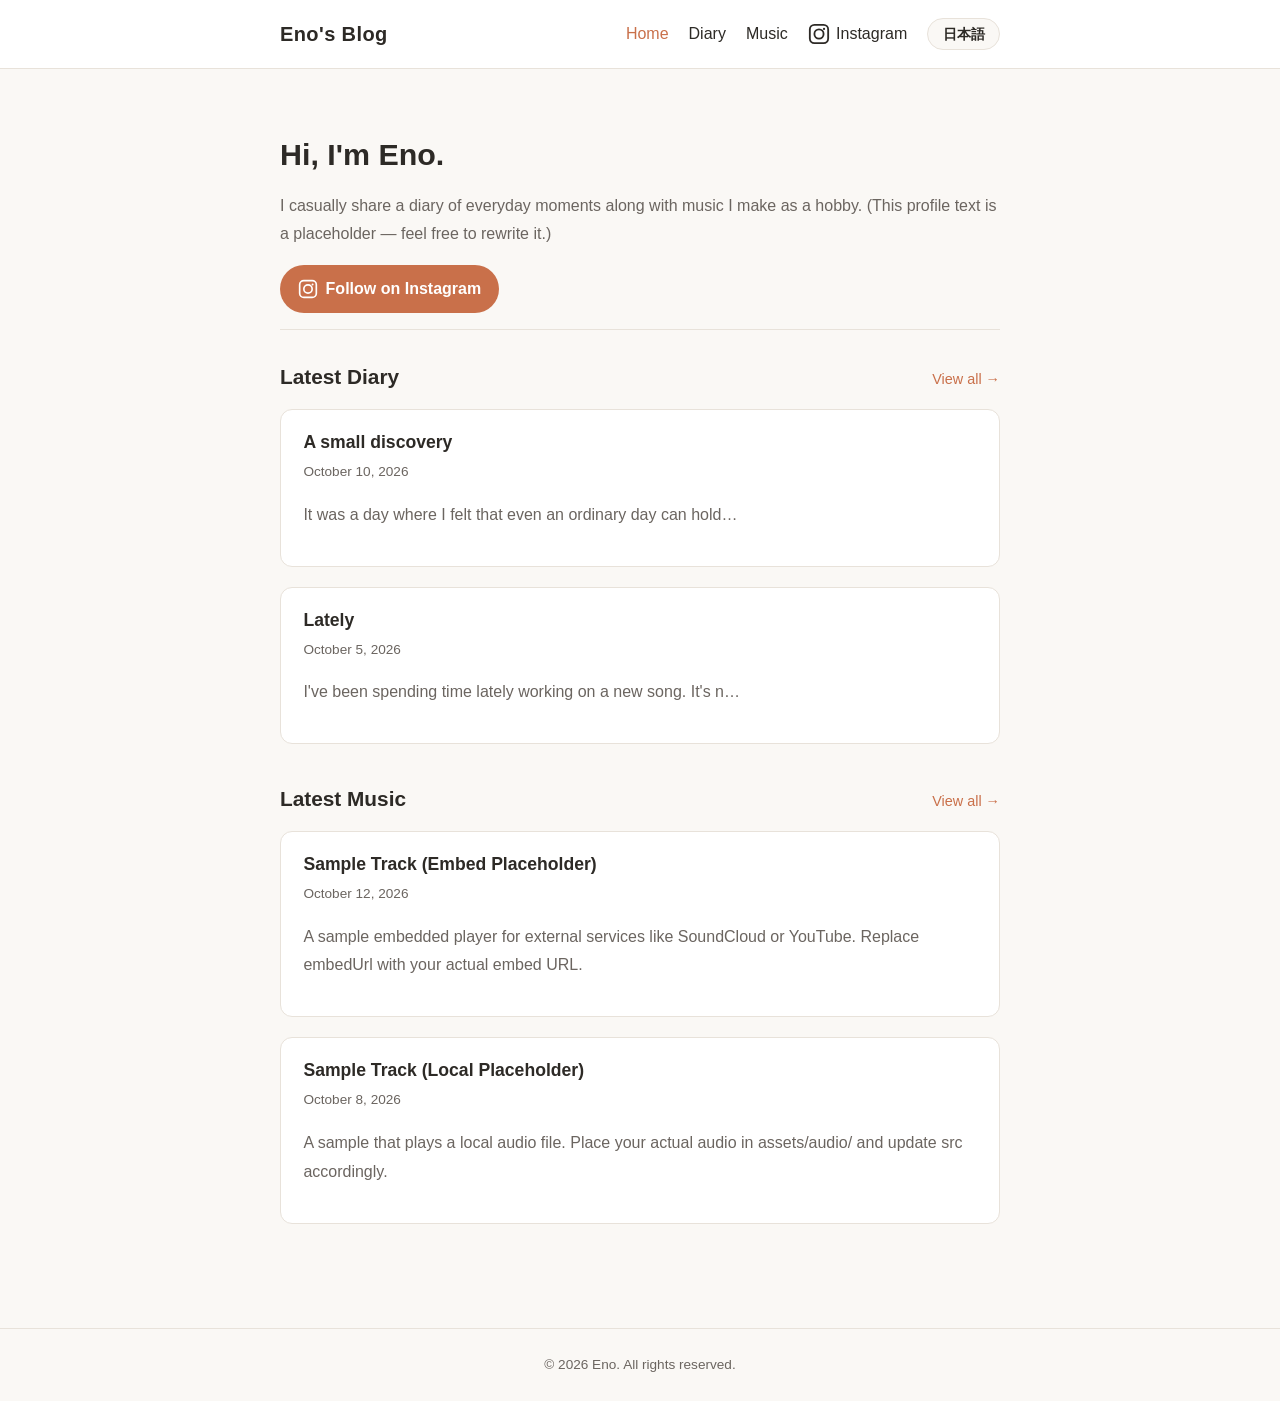
<file: index.html>
<!DOCTYPE html>
<html lang="ja">
<head>
<meta charset="UTF-8" />
<meta name="viewport" content="width=device-width, initial-scale=1.0" />
<title>Eno's Blog</title>
<meta name="description" content="日々の日記と自作音楽を公開している個人ブログです。" />
<link rel="stylesheet" href="style.css" />
</head>
<body data-i18n-title="title.home" data-i18n-description="meta.description.home">
<header class="site-header">
  <div class="header-inner">
    <a href="index.html" class="site-logo">Eno's Blog</a>
    <nav class="main-nav">
      <a href="index.html" class="active" data-i18n="nav.home">Home</a>
      <a href="diary.html" data-i18n="nav.diary">Diary</a>
      <a href="music.html" data-i18n="nav.music">Music</a>
      <a
        class="instagram-link"
        href="https://www.instagram.com/eno9341/"
        target="_blank"
        rel="noopener noreferrer"
        aria-label="Instagram"
      >
        <svg viewBox="0 0 24 24" fill="none" xmlns="http://www.w3.org/2000/svg" aria-hidden="true">
          <rect x="2" y="2" width="20" height="20" rx="5" stroke="currentColor" stroke-width="2"/>
          <circle cx="12" cy="12" r="5" stroke="currentColor" stroke-width="2"/>
          <circle cx="17.5" cy="6.5" r="1.2" fill="currentColor"/>
        </svg>
        <span data-i18n="nav.instagram">Instagram</span>
      </a>
      <button type="button" id="lang-toggle" class="lang-toggle">English</button>
    </nav>
  </div>
</header>

<main>
  <section class="hero">
    <h1 data-i18n="hero.title">こんにちは、Enoです。</h1>
    <p data-i18n="hero.body">
      日々の出来事を綴った日記と、趣味で作っている自作音楽をのんびり公開しています。
      （このプロフィール文章はプレースホルダーです。自由に書き換えてください。）
    </p>
    <a
      class="instagram-cta"
      href="https://www.instagram.com/eno9341/"
      target="_blank"
      rel="noopener noreferrer"
    >
      <svg viewBox="0 0 24 24" fill="none" xmlns="http://www.w3.org/2000/svg" aria-hidden="true">
        <rect x="2" y="2" width="20" height="20" rx="5" stroke="currentColor" stroke-width="2"/>
        <circle cx="12" cy="12" r="5" stroke="currentColor" stroke-width="2"/>
        <circle cx="17.5" cy="6.5" r="1.2" fill="currentColor"/>
      </svg>
      <span data-i18n="hero.instagramCta">Instagramをフォローする</span>
    </a>
  </section>

  <section>
    <div class="section-header">
      <h2 data-i18n="section.latestDiary">最新の日記</h2>
      <a href="diary.html" data-i18n="section.viewAll">すべて見る &rarr;</a>
    </div>
    <div class="card-list" id="latest-diary">
      <p class="state-message" data-i18n="state.loading">読み込み中...</p>
    </div>
  </section>

  <section>
    <div class="section-header">
      <h2 data-i18n="section.latestMusic">最新の音楽</h2>
      <a href="music.html" data-i18n="section.viewAll">すべて見る &rarr;</a>
    </div>
    <div class="card-list" id="latest-music">
      <p class="state-message" data-i18n="state.loading">読み込み中...</p>
    </div>
  </section>
</main>

<footer class="site-footer">
  &copy; <span id="year"></span> Eno. <span data-i18n="footer.rights">All rights reserved.</span>
</footer>

<script>
  document.getElementById("year").textContent = new Date().getFullYear();
</script>
<script src="js/i18n.js"></script>
<script src="js/home.js"></script>
</body>
</html>
</file>
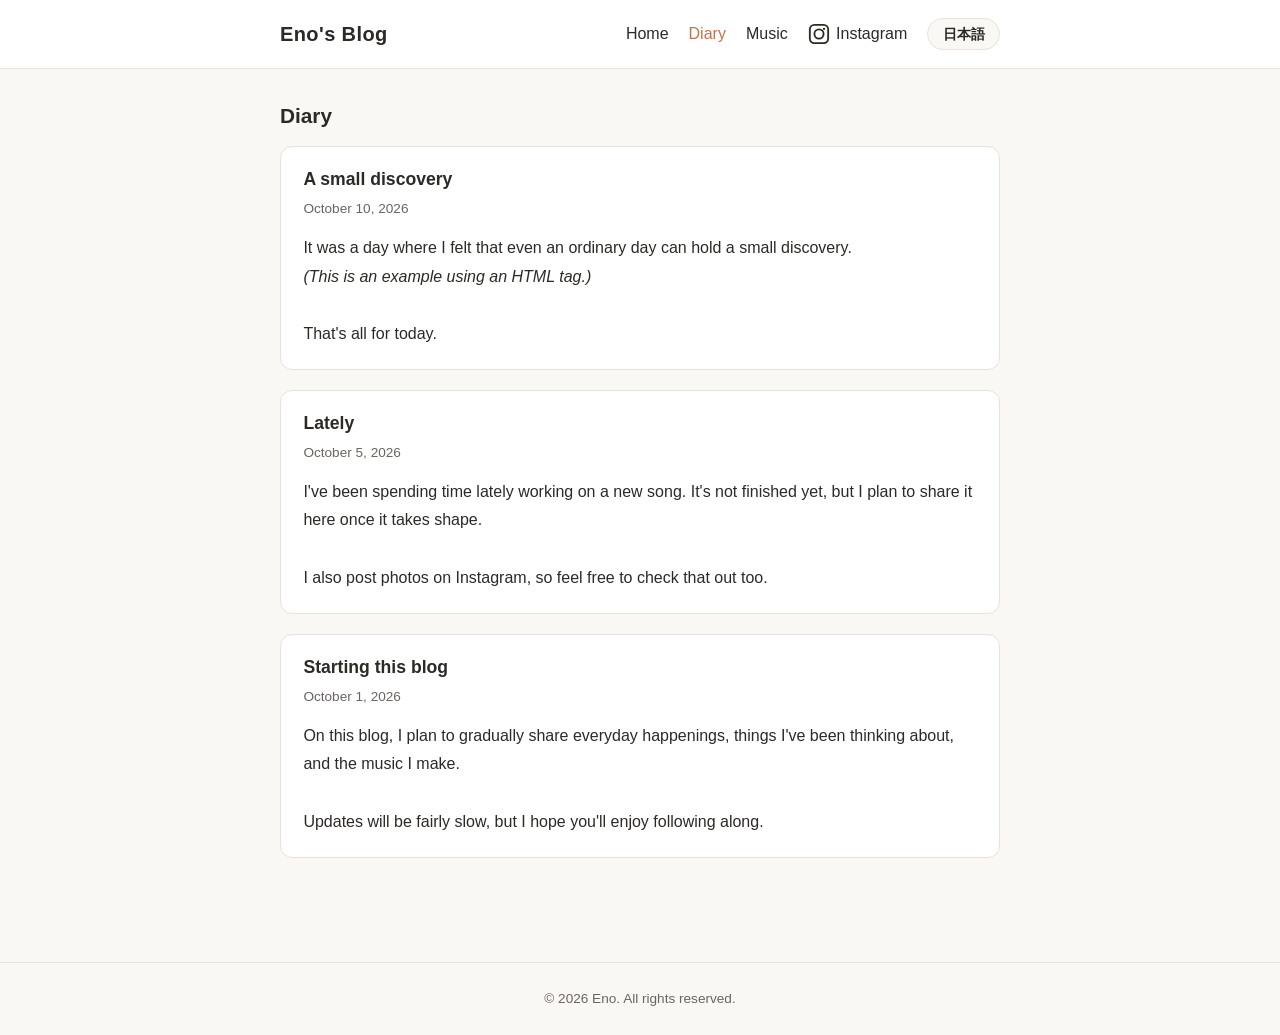
<file: diary.html>
<!DOCTYPE html>
<html lang="ja">
<head>
<meta charset="UTF-8" />
<meta name="viewport" content="width=device-width, initial-scale=1.0" />
<title>Diary | Eno's Blog</title>
<meta name="description" content="日々の日記の一覧です。" />
<link rel="stylesheet" href="style.css" />
</head>
<body data-i18n-title="title.diary" data-i18n-description="meta.description.diary">
<header class="site-header">
  <div class="header-inner">
    <a href="index.html" class="site-logo">Eno's Blog</a>
    <nav class="main-nav">
      <a href="index.html" data-i18n="nav.home">Home</a>
      <a href="diary.html" class="active" data-i18n="nav.diary">Diary</a>
      <a href="music.html" data-i18n="nav.music">Music</a>
      <a
        class="instagram-link"
        href="https://www.instagram.com/eno9341/"
        target="_blank"
        rel="noopener noreferrer"
        aria-label="Instagram"
      >
        <svg viewBox="0 0 24 24" fill="none" xmlns="http://www.w3.org/2000/svg" aria-hidden="true">
          <rect x="2" y="2" width="20" height="20" rx="5" stroke="currentColor" stroke-width="2"/>
          <circle cx="12" cy="12" r="5" stroke="currentColor" stroke-width="2"/>
          <circle cx="17.5" cy="6.5" r="1.2" fill="currentColor"/>
        </svg>
        <span data-i18n="nav.instagram">Instagram</span>
      </a>
      <button type="button" id="lang-toggle" class="lang-toggle">English</button>
    </nav>
  </div>
</header>

<main>
  <section>
    <div class="section-header">
      <h2 data-i18n="page.diary.title">Diary</h2>
    </div>
    <div class="card-list" id="diary-list">
      <p class="state-message" data-i18n="state.loading">読み込み中...</p>
    </div>
  </section>
</main>

<footer class="site-footer">
  &copy; <span id="year"></span> Eno. <span data-i18n="footer.rights">All rights reserved.</span>
</footer>

<script>
  document.getElementById("year").textContent = new Date().getFullYear();
</script>
<script src="js/i18n.js"></script>
<script src="js/diary.js"></script>
</body>
</html>
</file>
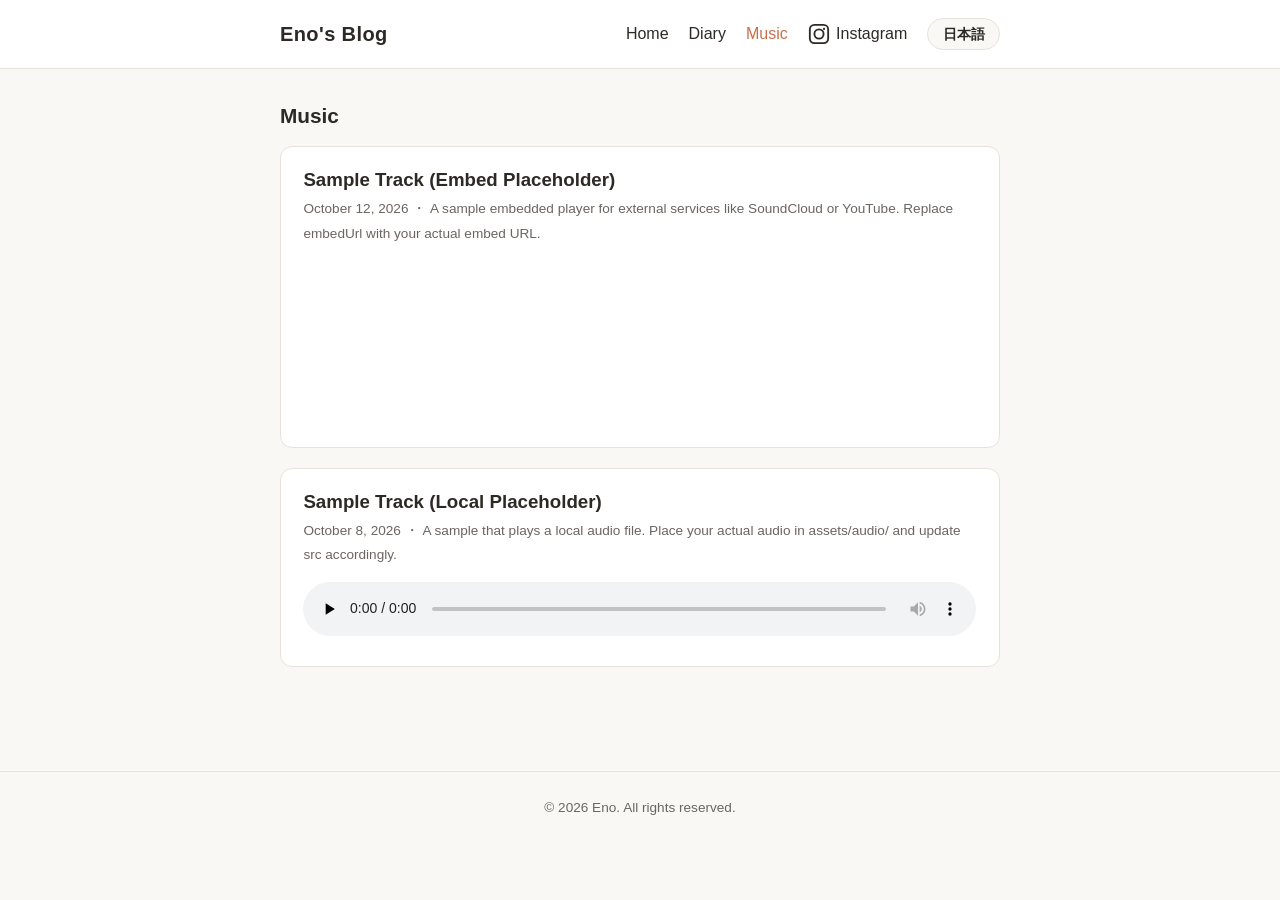
<file: music.html>
<!DOCTYPE html>
<html lang="ja">
<head>
<meta charset="UTF-8" />
<meta name="viewport" content="width=device-width, initial-scale=1.0" />
<title>Music | Eno's Blog</title>
<meta name="description" content="自作音楽の一覧です。" />
<link rel="stylesheet" href="style.css" />
</head>
<body data-i18n-title="title.music" data-i18n-description="meta.description.music">
<header class="site-header">
  <div class="header-inner">
    <a href="index.html" class="site-logo">Eno's Blog</a>
    <nav class="main-nav">
      <a href="index.html" data-i18n="nav.home">Home</a>
      <a href="diary.html" data-i18n="nav.diary">Diary</a>
      <a href="music.html" class="active" data-i18n="nav.music">Music</a>
      <a
        class="instagram-link"
        href="https://www.instagram.com/eno9341/"
        target="_blank"
        rel="noopener noreferrer"
        aria-label="Instagram"
      >
        <svg viewBox="0 0 24 24" fill="none" xmlns="http://www.w3.org/2000/svg" aria-hidden="true">
          <rect x="2" y="2" width="20" height="20" rx="5" stroke="currentColor" stroke-width="2"/>
          <circle cx="12" cy="12" r="5" stroke="currentColor" stroke-width="2"/>
          <circle cx="17.5" cy="6.5" r="1.2" fill="currentColor"/>
        </svg>
        <span data-i18n="nav.instagram">Instagram</span>
      </a>
      <button type="button" id="lang-toggle" class="lang-toggle">English</button>
    </nav>
  </div>
</header>

<main>
  <section>
    <div class="section-header">
      <h2 data-i18n="page.music.title">Music</h2>
    </div>
    <div class="card-list" id="music-list">
      <p class="state-message" data-i18n="state.loading">読み込み中...</p>
    </div>
  </section>
</main>

<footer class="site-footer">
  &copy; <span id="year"></span> Eno. <span data-i18n="footer.rights">All rights reserved.</span>
</footer>

<script>
  document.getElementById("year").textContent = new Date().getFullYear();
</script>
<script src="js/i18n.js"></script>
<script src="js/music.js"></script>
</body>
</html>
</file>
<file: style.css>
/* =========================================
   個人ブログ 共通スタイルシート
   ========================================= */

:root {
  --color-bg: #faf8f5;
  --color-surface: #ffffff;
  --color-text: #2d2a26;
  --color-muted: #6b6560;
  --color-accent: #c9704a;
  --color-accent-dark: #a85c3a;
  --color-border: #e8e2da;
  --max-width: 760px;
  --radius: 12px;
}

* {
  box-sizing: border-box;
}

html {
  scroll-behavior: smooth;
}

body {
  margin: 0;
  font-family: "Hiragino Sans", "Yu Gothic", "Helvetica Neue", Arial, sans-serif;
  background: var(--color-bg);
  color: var(--color-text);
  line-height: 1.8;
  -webkit-font-smoothing: antialiased;
}

a {
  color: var(--color-accent);
  text-decoration: none;
}

a:hover {
  text-decoration: underline;
}

img, svg {
  max-width: 100%;
}

/* ---------- Header ---------- */

.site-header {
  background: var(--color-surface);
  border-bottom: 1px solid var(--color-border);
  position: sticky;
  top: 0;
  z-index: 10;
}

.header-inner {
  max-width: var(--max-width);
  margin: 0 auto;
  padding: 1rem 1.25rem;
  display: flex;
  align-items: center;
  justify-content: space-between;
  flex-wrap: wrap;
  gap: 0.75rem;
}

.site-logo {
  font-size: 1.25rem;
  font-weight: 700;
  color: var(--color-text);
  text-decoration: none;
  letter-spacing: 0.02em;
}

.site-logo:hover {
  text-decoration: none;
  color: var(--color-accent);
}

.main-nav {
  display: flex;
  align-items: center;
  gap: 1.25rem;
  flex-wrap: wrap;
}

.main-nav a {
  color: var(--color-text);
  font-weight: 500;
}

.main-nav a.active,
.main-nav a:hover {
  color: var(--color-accent);
}

.instagram-link {
  display: inline-flex;
  align-items: center;
  gap: 0.4rem;
  color: var(--color-text);
  font-weight: 600;
}

.instagram-link svg {
  width: 22px;
  height: 22px;
  display: block;
}

.instagram-link:hover {
  color: var(--color-accent);
  text-decoration: none;
}

.lang-toggle {
  font-family: inherit;
  font-size: 0.9rem;
  font-weight: 600;
  color: var(--color-text);
  background: var(--color-bg);
  border: 1px solid var(--color-border);
  border-radius: 999px;
  padding: 0.35rem 0.9rem;
  cursor: pointer;
  transition: color 0.15s ease, border-color 0.15s ease;
}

.lang-toggle:hover {
  color: var(--color-accent);
  border-color: var(--color-accent);
}

/* ---------- Layout ---------- */

main {
  max-width: var(--max-width);
  margin: 0 auto;
  padding: 2rem 1.25rem 4rem;
}

section {
  margin-bottom: 2.5rem;
}

h1, h2, h3 {
  line-height: 1.4;
}

/* ---------- Hero / Profile ---------- */

.hero {
  display: flex;
  flex-direction: column;
  gap: 1rem;
  padding: 2rem 0 1rem;
  border-bottom: 1px solid var(--color-border);
  margin-bottom: 2rem;
}

.hero h1 {
  font-size: 1.9rem;
  margin: 0;
}

.hero p {
  color: var(--color-muted);
  margin: 0;
}

.hero .instagram-cta {
  display: inline-flex;
  align-items: center;
  gap: 0.5rem;
  align-self: flex-start;
  background: var(--color-accent);
  color: #fff;
  padding: 0.6rem 1.1rem;
  border-radius: 999px;
  font-weight: 600;
  transition: background 0.15s ease;
}

.hero .instagram-cta svg {
  width: 20px;
  height: 20px;
}

.hero .instagram-cta:hover {
  background: var(--color-accent-dark);
  text-decoration: none;
}

/* ---------- Section headers ---------- */

.section-header {
  display: flex;
  align-items: baseline;
  justify-content: space-between;
  margin-bottom: 1rem;
}

.section-header h2 {
  margin: 0;
  font-size: 1.3rem;
}

.section-header a {
  font-size: 0.9rem;
  white-space: nowrap;
}

/* ---------- Cards (diary / music previews) ---------- */

.card-list {
  display: flex;
  flex-direction: column;
  gap: 1.25rem;
}

.card {
  background: var(--color-surface);
  border: 1px solid var(--color-border);
  border-radius: var(--radius);
  padding: 1.25rem 1.4rem;
}

.card h3 {
  margin: 0 0 0.35rem;
  font-size: 1.1rem;
}

.card .meta {
  color: var(--color-muted);
  font-size: 0.85rem;
  margin-bottom: 0.75rem;
}

.card .body {
  white-space: normal;
}

.card .excerpt {
  color: var(--color-muted);
}

/* ---------- Music tracks ---------- */

.track {
  background: var(--color-surface);
  border: 1px solid var(--color-border);
  border-radius: var(--radius);
  padding: 1.25rem 1.4rem;
}

.track h3 {
  margin: 0 0 0.25rem;
}

.track .meta {
  color: var(--color-muted);
  font-size: 0.85rem;
  margin-bottom: 0.9rem;
}

.track audio {
  width: 100%;
}

.track .embed-wrapper {
  position: relative;
  width: 100%;
  border-radius: 8px;
  overflow: hidden;
}

.track .embed-wrapper iframe {
  width: 100%;
  border: 0;
  display: block;
}

/* ---------- Loading / empty states ---------- */

.state-message {
  color: var(--color-muted);
  font-style: italic;
}

/* ---------- Footer ---------- */

.site-footer {
  border-top: 1px solid var(--color-border);
  padding: 1.5rem 1.25rem;
  text-align: center;
  color: var(--color-muted);
  font-size: 0.85rem;
}

/* ---------- Responsive ---------- */

@media (max-width: 600px) {
  .header-inner {
    flex-direction: column;
    align-items: flex-start;
  }

  .main-nav {
    width: 100%;
    justify-content: space-between;
  }

  .hero h1 {
    font-size: 1.5rem;
  }

  main {
    padding: 1.5rem 1rem 3rem;
  }
}
</file>
